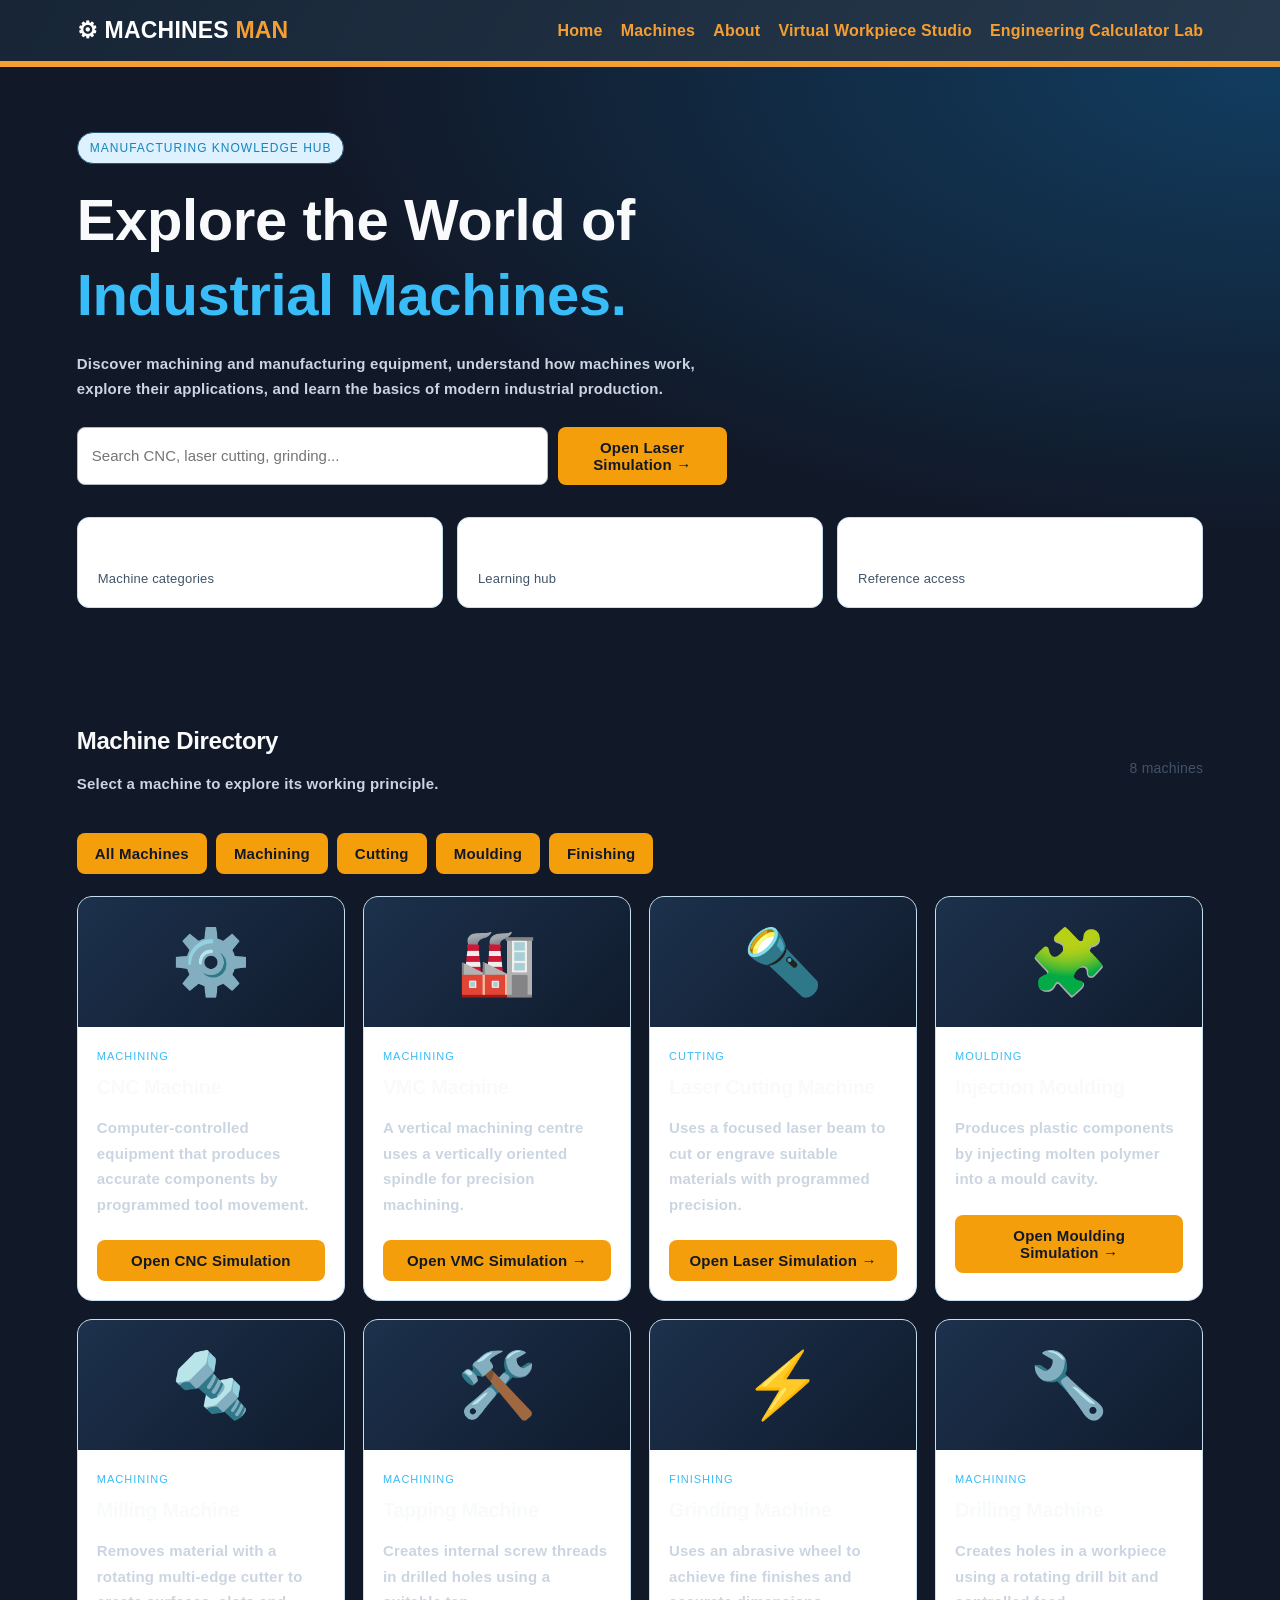
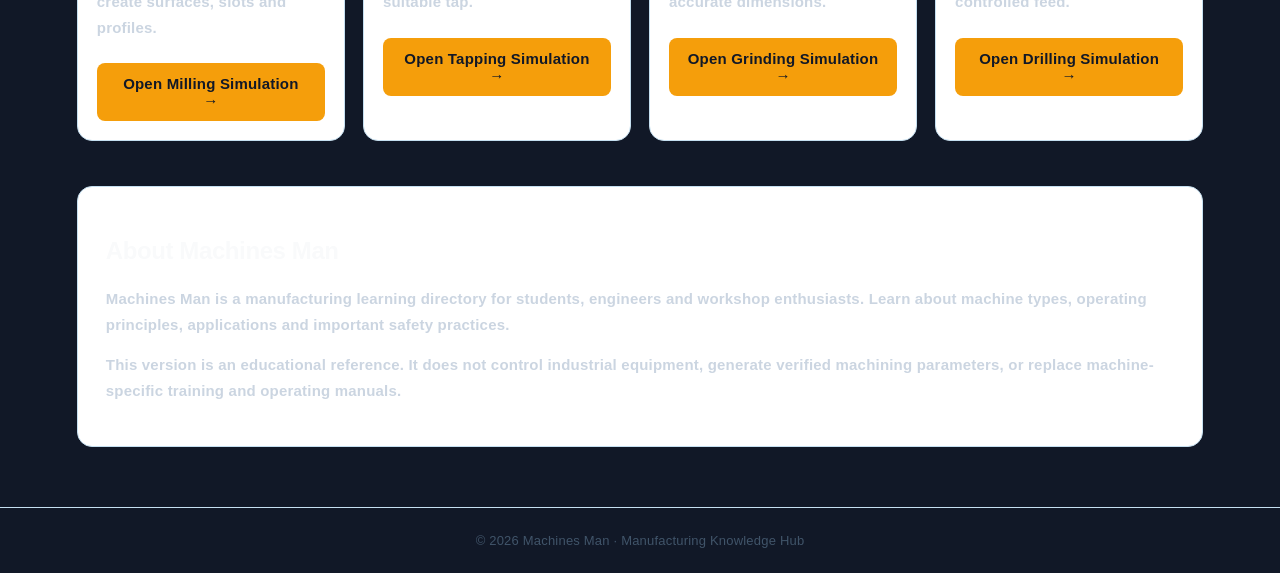
<file: index.html>
<!DOCTYPE html>
<html lang="en">
<head>
<meta charset="UTF-8">
<meta name="viewport" content="width=device-width, initial-scale=1.0">
<title>Machines Man | Manufacturing Hub</title>
<link rel="icon" type="image/png" href="machines-man-logo.png">
<style>
:root {
    --bg: #0b1120;
    --panel: #131e31;
    --panel2: #1c2a40;
    --text: #edf4ff;
    --muted: #a6b5cb;
    --accent: #38bdf8;
    --border: #2a3a52;
}
* { box-sizing: border-box; }
body {
  margin: 0;
  font-family: Arial, sans-serif;
  background: var(--bg);
  color: var(--text);
}
header {
  position: sticky;
  top: 0;
  z-index: 5;
  background: #0b1120ee;
  backdrop-filter: blur(12px);
  border-bottom: 1px solid var(--border);
  padding: 17px 6%;
  display: flex;
  align-items: center;
  justify-content: space-between;
  gap: 16px;
}
.logo { font-size: 23px; font-weight: 800; }
.logo span { color: var(--accent); }
nav { display: flex; gap: 18px; flex-wrap: wrap; }
nav a { color: var(--muted); text-decoration: none; font-size: 14px; }
nav a:hover { color: var(--accent); }
.hero {
  padding: 65px 6% 45px;
  background: radial-gradient(ellipse at top right, #123d60, transparent 55%);
}
.tag {
  display: inline-block;
  padding: 8px 12px;
  border: 1px solid #245778;
  border-radius: 20px;
  color: var(--accent);
  font-size: 12px;
  letter-spacing: 1px;
}
h1 { font-size: clamp(34px, 6vw, 58px); margin: 18px 0; }
.hero p { color: var(--muted); max-width: 650px; line-height: 1.8; }
.searchbar {
  margin-top: 25px;
  display: flex;
  gap: 10px;
  max-width: 650px;
}
input, select {
  width: 100%;
  min-width: 0;
  padding: 14px;
  border-radius: 9px;
  border: 1px solid var(--border);
  background: var(--panel);
  color: var(--text);
  font-size: 15px;
}
button {
  cursor: pointer;
  border: 0;
  border-radius: 9px;
  padding: 13px 17px;
  font-weight: 700;
}
.primary { background: var(--accent); color: #061522; }
main { padding: 25px 6% 60px; }
.section-head {
  display: flex;
  justify-content: space-between;
  align-items: center;
  flex-wrap: wrap;
  gap: 12px;
  margin: 15px 0 22px;
}
.section-head h2 { margin: 0; }
.muted { color: var(--muted); font-size: 14px; }
.filters { display: flex; gap: 9px; flex-wrap: wrap; margin-bottom: 22px; }
.filter {
  background: var(--panel);
  color: var(--muted);
  border: 1px solid var(--border);
}
.filter.active, .filter:hover {
  background: #123d57;
  color: var(--accent);
  border-color: var(--accent);
}
.grid {
  display: grid;
  grid-template-columns: repeat(auto-fit, minmax(245px, 1fr));
  gap: 18px;
}
.machine {
  background: var(--panel);
  border: 1px solid var(--border);
  border-radius: 15px;
  overflow: hidden;
  transition: transform .2s, border-color .2s;
}
.machine:hover { transform: translateY(-4px); border-color: var(--accent); }
.machine-top {
  min-height: 130px;
  display: grid;
  place-items: center;
  background: linear-gradient(135deg, #1c314c, #101b2d);
  font-size: 64px;
}
.machine-body { padding: 19px; }
.category {
  color: var(--accent);
  font-size: 11px;
  text-transform: uppercase;
  letter-spacing: 1px;
}
.machine h3 { margin: 10px 0; font-size: 20px; }
.machine p { color: var(--muted); font-size: 14px; line-height: 1.65; }
.machine button { width: 100%; margin-top: 8px; }
.details {
  display: none;
  margin-top: 15px;
  padding-top: 12px;
  border-top: 1px solid var(--border);
  color: var(--muted);
  font-size: 13px;
  line-height: 1.8;
}
.details.open { display: block; }
.empty {
  display: none;
  text-align: center;
  padding: 40px 10px;
  color: var(--muted);
}
.stats {
  display: grid;
  grid-template-columns: repeat(auto-fit, minmax(150px, 1fr));
  gap: 14px;
  margin: 32px 0;
}
.stat {
  padding: 20px;
  background: var(--panel);
  border: 1px solid var(--border);
  border-radius: 12px;
}
.stat strong { display: block; font-size: 26px; color: var(--accent); }
.stat span { color: var(--muted); font-size: 13px; }
.info {
  margin-top: 45px;
  padding: 28px;
  border-radius: 15px;
  background: var(--panel);
  border: 1px solid var(--border);
}
.info p { color: var(--muted); line-height: 1.8; }
footer {
  padding: 25px 6%;
  border-top: 1px solid var(--border);
  color: var(--muted);
  font-size: 13px;
  text-align: center;
}
@media(max-width:600px) {
  header { align-items: flex-start; flex-direction: column; }
  nav { gap: 13px; }
  .hero { padding-top: 42px; }
  .searchbar { flex-direction: column; }
}
</style>
<link rel="stylesheet" href="industrial-theme.css">  
</head>
<style>
/* MACHINES MAN - PROFESSIONAL INDUSTRIAL THEME */

body {
    background: #111827 !important;
    color: #F9FAFB !important;
    font-family: Arial, sans-serif;
}

h1, h2, h3, h4 {
    color: #F9FAFB !important;
}

p, label, li, small {
    color: #CBD5E1 !important;
}

/* Control panels and information cards */
.panel,
.card,
.control-panel,
.controls,
.info-panel,
.stats-card,
.stat-card,
.instructions {
    background: #1F2937 !important;
    color: #F9FAFB !important;
    border: 1px solid #475569 !important;
    border-radius: 12px;
}

/* Values and status */
strong, b {
    color: #FFFFFF !important;
}

.status {
    color: #22C55E !important;
}

/* Buttons */
button {
    background: #F59E0B !important;
    color: #111827 !important;
    border: none !important;
    border-radius: 8px;
    font-weight: bold;
    padding: 12px 18px;
    cursor: pointer;
}

button:hover {
    background: #FBBF24 !important;
}

/* Input controls */
input, select {
    accent-color: #F59E0B;
}

input[type="range"] {
    accent-color: #F59E0B;
}

/* Explanatory text */
.description,
.help-text {
    color: #CBD5E1 !important;
}
</style>
<body>

<header>
  <div class="logo">⚙ MACHINES <span>MAN</span></div>
  
<nav>
    <a href="#home">Home</a>
    <a href="#machines">Machines</a>
    <a href="#about">About</a>
    <a href="./studio.html">Virtual Workpiece Studio</a>
    <a href="engineering-calculator.html">Engineering Calculator Lab</a>
</nav>

</header>

<section class="hero" id="home">
  <span class="tag">MANUFACTURING KNOWLEDGE HUB</span>
  <h1>Explore the World of<br><span style="color:#38bdf8">Industrial Machines.</span></h1>
  <p>
    Discover machining and manufacturing equipment, understand how
    machines work, explore their applications, and learn the basics
    of modern industrial production.
  </p>
  <div class="searchbar">
    <input id="search" type="search"
      placeholder="Search CNC, laser cutting, grinding..."
      aria-label="Search machines">
    <button class="primary"
  onclick="window.location.href='laser-simulation.html'">
  Open Laser Simulation →
</button>
  </div>
  <div class="stats">
    <div class="stat"><strong id="total">8</strong><span>Machine categories</span></div>
    <div class="stat"><strong>01</strong><span>Learning hub</span></div>
    <div class="stat"><strong>24/7</strong><span>Reference access</span></div>
  </div>
</section>

<main id="machines">
  <div class="section-head">
    <div>
      <h2>Machine Directory</h2>
      <p class="muted">Select a machine to explore its working principle.</p>
    </div>
    <span class="muted" id="count">8 machines</span>
  </div>

  <div class="filters" id="filters">
    <button class="filter active" data-filter="All">All Machines</button>
    <button class="filter" data-filter="Machining">Machining</button>
    <button class="filter" data-filter="Cutting">Cutting</button>
    <button class="filter" data-filter="Moulding">Moulding</button>
    <button class="filter" data-filter="Finishing">Finishing</button>
  </div>

  <div class="grid" id="grid">

    <article class="machine" data-category="Machining"
      data-search="cnc computer numerical control lathe turning automated">
      <div class="machine-top">⚙️</div>
      <div class="machine-body">
        <span class="category">Machining</span>
        <h3>CNC Machine</h3>
        <p>Computer-controlled equipment that produces accurate components by programmed tool movement.</p>
        <button class="primary" onclick="window.location.href='cnc-simulation.html'">Open CNC Simulation</button>
        <div class="details">
          <b>Working:</b> A CNC controller executes programmed tool paths.<br>
          <b>Operations:</b> Turning, drilling, boring and contouring, depending on the machine.<br>
          <b>Applications:</b> Automotive parts, shafts and precision components.<br>
          <b>Key feature:</b> Repeatable, programmable machining.
        </div>
      </div>
    </article>

    <article class="machine" data-category="Machining"
      data-search="vmc vertical machining center milling drilling tapping">
      <div class="machine-top">🏭</div>
      <div class="machine-body">
        <span class="category">Machining</span>
        <h3>VMC Machine</h3>
        <p>A vertical machining centre uses a vertically oriented spindle for precision machining.</p>
        <button class="primary"
  onclick="window.location.href='vmc-simulation.html'">
  Open VMC Simulation →
</button>
        <div class="details">
          <b>Working:</b> A rotating cutting tool removes material as programmed axes move the tool or workpiece.<br>
          <b>Operations:</b> Milling, drilling, boring and tapping when suitably equipped.<br>
          <b>Applications:</b> Dies, moulds, fixtures and machine components.<br>
          <b>Key feature:</b> Multiple operations in one setup.
        </div>
      </div>
    </article>

    <article class="machine" data-category="Cutting"
      data-search="laser cutting fibre laser sheet metal engraving">
      <div class="machine-top">🔦</div>
      <div class="machine-body">
        <span class="category">Cutting</span>
        <h3>Laser Cutting Machine</h3>
        <p>Uses a focused laser beam to cut or engrave suitable materials with programmed precision.</p>
        <button class="primary"
  onclick="window.location.href='laser-simulation.html'">
  Open Laser Simulation →
</button>
        <div class="details">
          <b>Working:</b> A focused beam heats material; assist gas may remove molten or vaporised material.<br>
          <b>Types:</b> Fibre and CO₂ laser systems, selected according to material and application.<br>
          <b>Applications:</b> Sheet-metal profiles, panels and signage.<br>
          <b>Safety:</b> Enclosure, interlocks and wavelength-appropriate protection are essential.
        </div>
      </div>
    </article>

    <article class="machine" data-category="Moulding"
      data-search="injection moulding plastic polymer mould">
      <div class="machine-top">🧩</div>
      <div class="machine-body">
        <span class="category">Moulding</span>
        <h3>Injection Moulding</h3>
        <p>Produces plastic components by injecting molten polymer into a mould cavity.</p>
        <button class="primary"
  onclick="window.location.href='moulding-simulation.html'">
  Open Moulding Simulation →
</button>
        <div class="details">
          <b>Working:</b> Plastic pellets are melted, injected, cooled and ejected.<br>
          <b>Main parts:</b> Injection unit, clamping unit and mould.<br>
          <b>Applications:</b> Housings, containers, automotive trim and consumer products.<br>
          <b>Key feature:</b> Efficient high-volume production.
        </div>
      </div>
    </article>

    <article class="machine" data-category="Machining"
      data-search="milling machine cutter workpiece conventional milling">
      <div class="machine-top">🔩</div>
      <div class="machine-body">
        <span class="category">Machining</span>
        <h3>Milling Machine</h3>
        <p>Removes material with a rotating multi-edge cutter to create surfaces, slots and profiles.</p>
        <button class="primary"
  onclick="window.location.href='milling-simulation.html'">
  Open Milling Simulation →
</button>
        <div class="details">
          <b>Working:</b> A rotating cutter removes material from a secured workpiece.<br>
          <b>Types:</b> Vertical, horizontal and universal milling machines.<br>
          <b>Applications:</b> Slots, keyways, flat surfaces and complex profiles.<br>
          <b>Key feature:</b> Versatile material removal.
        </div>
      </div>
    </article>

    <article class="machine" data-category="Machining"
      data-search="tapping machine thread tap internal threading">
      <div class="machine-top">🛠️</div>
      <div class="machine-body">
        <span class="category">Machining</span>
        <h3>Tapping Machine</h3>
        <p>Creates internal screw threads in drilled holes using a suitable tap.</p>
       <button class="primary" onclick="window.location.href='tapping-simulation.html'">Open Tapping Simulation →</button>
        <div class="details">
          <b>Working:</b> A tap rotates into a correctly sized prepared hole.<br>
          <b>Types:</b> Hand, power and rigid CNC tapping systems.<br>
          <b>Applications:</b> Threaded holes in metal and suitable plastics.<br>
          <b>Key feature:</b> Repeatable internal threading.
        </div>
      </div>
    </article>

    <article class="machine" data-category="Finishing"
      data-search="grinding machine abrasive wheel surface cylindrical">
      <div class="machine-top">⚡</div>
      <div class="machine-body">
        <span class="category">Finishing</span>
        <h3>Grinding Machine</h3>
        <p>Uses an abrasive wheel to achieve fine finishes and accurate dimensions.</p>
        <button class="primary" onclick="window.location.href='grinding-simulation.html'">Open Grinding Simulation →</button>
        <div class="details">
          <b>Working:</b> Abrasive grains remove small amounts of material.<br>
          <b>Types:</b> Surface, cylindrical and centreless grinding.<br>
          <b>Applications:</b> Precision shafts, tools and finished surfaces.<br>
          <b>Safety:</b> Use guards and the correct wheel speed; inspect wheels before use.
        </div>
      </div>
    </article>

    <article class="machine" data-category="Machining"
      data-search="drilling machine drill holes radial pillar">
      <div class="machine-top">🔧</div>
      <div class="machine-body">
        <span class="category">Machining</span>
        <h3>Drilling Machine</h3>
        <p>Creates holes in a workpiece using a rotating drill bit and controlled feed.</p>
       <button class="primary" onclick="window.location.href='drilling-simulation.html'">Open Drilling Simulation →</button>
        <div class="details">
          <b>Working:</b> A rotating drill advances into the securely clamped material.<br>
          <b>Types:</b> Bench, pillar, radial and CNC drilling systems.<br>
          <b>Applications:</b> Fastener holes, fixtures and component fabrication.<br>
          <b>Key feature:</b> Simple and versatile hole production.
        </div>
      </div>
    </article>

  </div>
  <div class="empty" id="empty">No matching machines found. Try another search.</div>

  <section class="info" id="about">
    <h2>About Machines Man</h2>
    <p>
      Machines Man is a manufacturing learning directory for students,
      engineers and workshop enthusiasts. Learn about machine types,
      operating principles, applications and important safety practices.
    </p>
    <p>
      This version is an educational reference. It does not control
      industrial equipment, generate verified machining parameters,
      or replace machine-specific training and operating manuals.
    </p>
  </section>
</main>

<footer>
  © 2026 Machines Man · Manufacturing Knowledge Hub
</footer>

<script>
const cards = [...document.querySelectorAll(".machine")];
let activeCategory = "All";

function updateMachines() {
  const query = document.getElementById("search").value
    .trim().toLowerCase();
  let visible = 0;

  cards.forEach(card => {
    const matchesCategory =
      activeCategory === "All" ||
      card.dataset.category === activeCategory;
    const matchesSearch =
      (card.innerText + " " + card.dataset.search)
        .toLowerCase().includes(query);

    const show = matchesCategory && matchesSearch;
    card.style.display = show ? "" : "none";
    if (show) visible++;
  });

  document.getElementById("count").textContent =
    visible + (visible === 1 ? " machine" : " machines");
  document.getElementById("empty").style.display =
    visible ? "none" : "block";
}

function searchMachines() {
  updateMachines();
  document.getElementById("machines").scrollIntoView({
    behavior: "smooth"
  });
}

function toggleDetails(button) {
  const details = button.nextElementSibling;
  const opening = !details.classList.contains("open");
  details.classList.toggle("open", opening);
  button.textContent = opening ? "Close details −" : "Explore machine +";
}

document.getElementById("search").addEventListener("input", updateMachines);

document.querySelectorAll(".filter").forEach(button => {
  button.addEventListener("click", () => {
    activeCategory = button.dataset.filter;
    document.querySelectorAll(".filter").forEach(item =>
      item.classList.toggle("active", item === button)
    );
    updateMachines();
  });
});
</script>
</body>
</html>
</file>
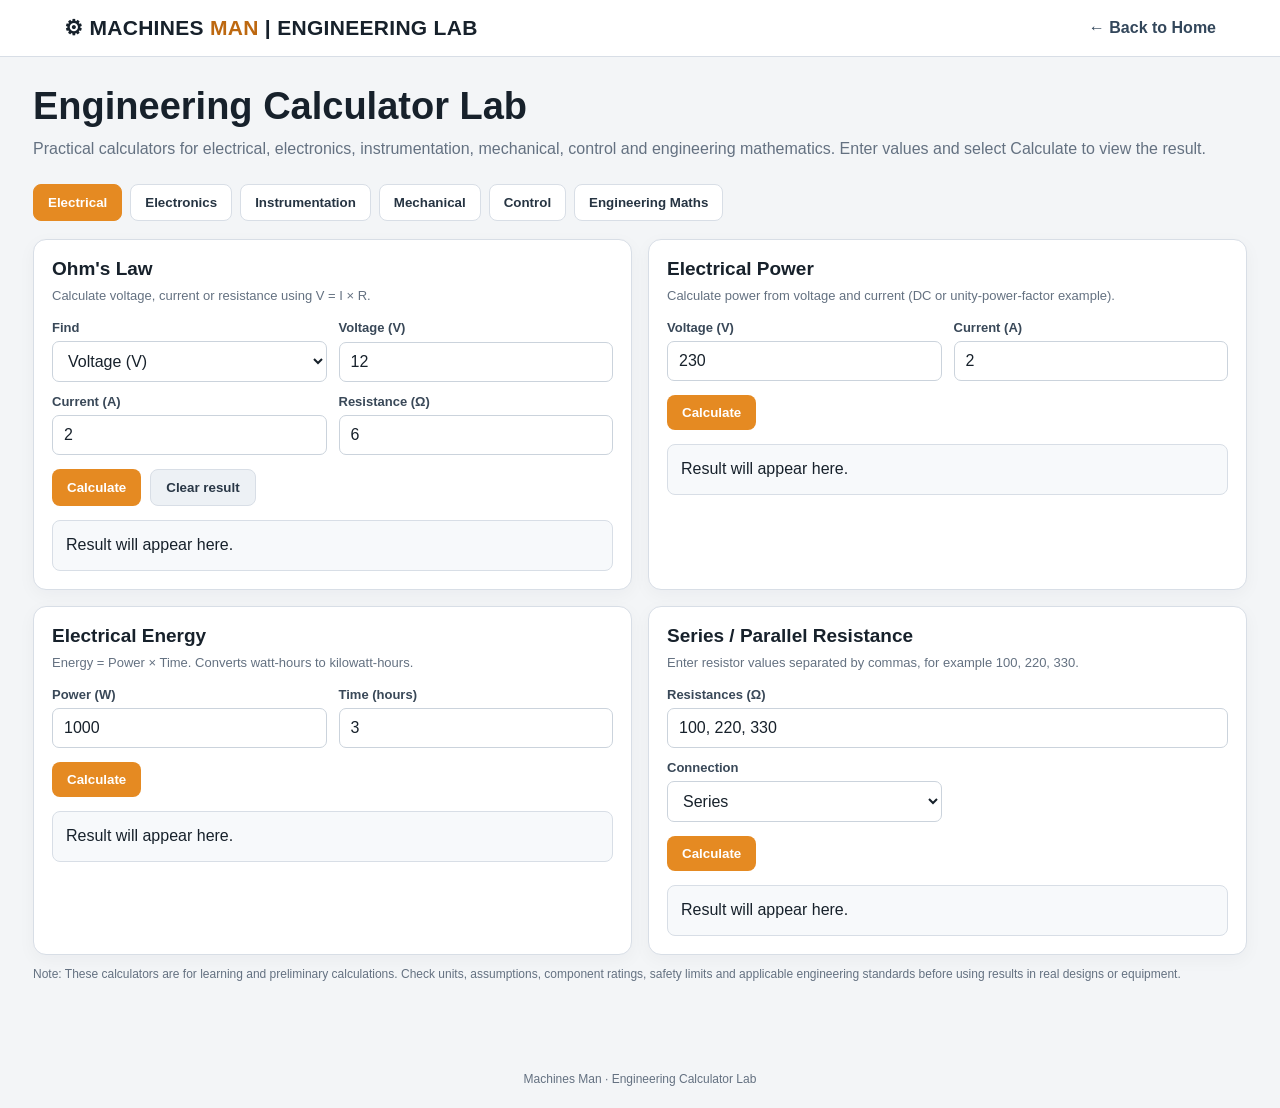
<file: engineering-calculator.html>
<!DOCTYPE html>
<html lang="en">
<head>
<meta charset="UTF-8">
<meta name="viewport" content="width=device-width, initial-scale=1.0">
<title>Machines Man | Engineering Calculator Lab</title>
<style>
:root{--bg:#f3f5f7;--panel:#fff;--line:#d8dee6;--ink:#17212b;--muted:#647181;--accent:#e58a22;--accent-dark:#bd6810;--soft:#fff4e6;--good:#16834a;--bad:#c43d3d}
*{box-sizing:border-box}body{margin:0;background:var(--bg);color:var(--ink);font-family:Arial,Helvetica,sans-serif}
header{background:#fff;border-bottom:1px solid var(--line);padding:16px 5%;display:flex;justify-content:space-between;align-items:center;gap:15px;flex-wrap:wrap}
.brand{font-size:21px;font-weight:800;letter-spacing:.3px}.brand span{color:var(--accent-dark)}header a{color:#33475b;text-decoration:none;font-weight:700}
.wrap{max-width:1250px;margin:auto;padding:28px 18px 55px}h1{font-size:clamp(27px,4vw,38px);margin:0 0 8px}.intro{color:var(--muted);line-height:1.6;margin:0 0 22px}
.tabs{display:flex;gap:8px;flex-wrap:wrap;margin-bottom:18px}.tab{border:1px solid var(--line);background:#fff;color:#263442;padding:10px 14px;border-radius:8px;font-weight:700;cursor:pointer}.tab.active,.tab:hover{background:var(--accent);border-color:var(--accent);color:#fff}
.grid{display:grid;grid-template-columns:repeat(2,minmax(0,1fr));gap:16px}.card{background:var(--panel);border:1px solid var(--line);border-radius:13px;padding:18px;box-shadow:0 5px 18px #17212b0a}.card h2{font-size:19px;margin:0 0 6px}.desc{color:var(--muted);font-size:13px;line-height:1.5;margin:0 0 15px}
.fields{display:grid;grid-template-columns:repeat(2,minmax(0,1fr));gap:12px}.field{display:grid;gap:6px}.field.full{grid-column:1/-1}label{font-size:13px;font-weight:700;color:#394858}
input,select{width:100%;padding:10px 11px;border:1px solid #cbd3dc;border-radius:7px;background:#fff;color:var(--ink);font:inherit;min-width:0}input:focus,select:focus{outline:2px solid #f4c58e;border-color:var(--accent)}
.actions{display:flex;gap:9px;flex-wrap:wrap;margin-top:14px}.btn{border:0;border-radius:8px;padding:10px 15px;background:var(--accent);color:#fff;font-weight:700;cursor:pointer}.btn:hover{background:var(--accent-dark)}.btn.light{background:#edf1f5;color:#293746;border:1px solid var(--line)}
.result{margin-top:14px;padding:12px 13px;background:#f7f9fb;border:1px solid var(--line);border-radius:8px;min-height:46px;line-height:1.55;overflow-wrap:anywhere}.result strong{color:#152331}.result .value{font-size:20px;font-weight:800;color:var(--good)}.hint{font-size:12px;color:var(--muted);line-height:1.5;margin-top:10px}
.panel{display:none}.panel.active{display:block}.wide{grid-column:1/-1}.swatches{display:flex;gap:5px;flex-wrap:wrap;margin-top:8px}.swatch{width:25px;height:34px;border:1px solid #777;border-radius:4px}
footer{text-align:center;color:var(--muted);font-size:12px;padding:22px}
@media(max-width:760px){.grid{grid-template-columns:1fr}.fields{grid-template-columns:1fr}.field.full{grid-column:auto}.wrap{padding-top:22px}}
</style>
</head>
<body>
<header><div class="brand">⚙ MACHINES <span>MAN</span> | ENGINEERING LAB</div><a href="index.html">← Back to Home</a></header>
<main class="wrap">
<h1>Engineering Calculator Lab</h1>
<p class="intro">Practical calculators for electrical, electronics, instrumentation, mechanical, control and engineering mathematics. Enter values and select Calculate to view the result.</p>
<nav class="tabs" aria-label="Calculator categories">
<button class="tab active" data-tab="electrical">Electrical</button><button class="tab" data-tab="electronics">Electronics</button><button class="tab" data-tab="instrumentation">Instrumentation</button><button class="tab" data-tab="mechanical">Mechanical</button><button class="tab" data-tab="control">Control</button><button class="tab" data-tab="maths">Engineering Maths</button>
</nav>
<section class="panel active" id="electrical">
<div class="grid">
<article class="card"><h2>Ohm's Law</h2><p class="desc">Calculate voltage, current or resistance using V = I × R.</p>
<div class="fields"><div class="field"><label for="ohmMode">Find</label><select id="ohmMode"><option value="v">Voltage (V)</option><option value="i">Current (A)</option><option value="r">Resistance (Ω)</option></select></div><div class="field"><label for="ohmA">Voltage (V)</label><input id="ohmA" type="number" step="any" value="12"></div><div class="field"><label for="ohmB">Current (A)</label><input id="ohmB" type="number" step="any" value="2"></div><div class="field"><label for="ohmC">Resistance (Ω)</label><input id="ohmC" type="number" step="any" value="6"></div></div>
<div class="actions"><button class="btn" onclick="ohms()">Calculate</button><button class="btn light" onclick="clearResult('ohmResult')">Clear result</button></div><div class="result" id="ohmResult" aria-live="polite">Result will appear here.</div></article>

<article class="card"><h2>Electrical Power</h2><p class="desc">Calculate power from voltage and current (DC or unity-power-factor example).</p>
<div class="fields"><div class="field"><label for="powerV">Voltage (V)</label><input id="powerV" type="number" step="any" value="230"></div><div class="field"><label for="powerI">Current (A)</label><input id="powerI" type="number" step="any" value="2"></div></div>
<div class="actions"><button class="btn" onclick="powerCalc()">Calculate</button></div><div class="result" id="powerResult">Result will appear here.</div></article>

<article class="card"><h2>Electrical Energy</h2><p class="desc">Energy = Power × Time. Converts watt-hours to kilowatt-hours.</p>
<div class="fields"><div class="field"><label for="energyP">Power (W)</label><input id="energyP" type="number" step="any" value="1000"></div><div class="field"><label for="energyT">Time (hours)</label><input id="energyT" type="number" step="any" value="3"></div></div>
<div class="actions"><button class="btn" onclick="energyCalc()">Calculate</button></div><div class="result" id="energyResult">Result will appear here.</div></article>

<article class="card"><h2>Series / Parallel Resistance</h2><p class="desc">Enter resistor values separated by commas, for example 100, 220, 330.</p>
<div class="fields"><div class="field full"><label for="resValues">Resistances (Ω)</label><input id="resValues" value="100, 220, 330"></div><div class="field"><label for="resMode">Connection</label><select id="resMode"><option value="series">Series</option><option value="parallel">Parallel</option></select></div></div>
<div class="actions"><button class="btn" onclick="resistanceCalc()">Calculate</button></div><div class="result" id="resResult">Result will appear here.</div></article>
</div></section>

<section class="panel" id="electronics"><div class="grid">
<article class="card"><h2>Resistor Colour Code (4-band)</h2><p class="desc">Select the first two digits, multiplier and tolerance bands.</p>
<div class="fields"><div class="field"><label for="band1">Band 1</label><select id="band1"></select></div><div class="field"><label for="band2">Band 2</label><select id="band2"></select></div><div class="field"><label for="band3">Multiplier</label><select id="band3"></select></div><div class="field"><label for="band4">Tolerance</label><select id="band4"></select></div></div>
<div class="actions"><button class="btn" onclick="decodeResistor()">Decode resistor</button></div><div class="result" id="colorResult">Choose the bands and calculate.</div></article>

<article class="card"><h2>LED Series Resistor</h2><p class="desc">R = (Supply voltage − LED forward voltage) / LED current.</p>
<div class="fields"><div class="field"><label for="ledVs">Supply voltage (V)</label><input id="ledVs" type="number" step="any" value="5"></div><div class="field"><label for="ledVf">LED forward voltage (V)</label><input id="ledVf" type="number" step="any" value="2"></div><div class="field"><label for="ledMa">LED current (mA)</label><input id="ledMa" type="number" step="any" value="20"></div></div>
<div class="actions"><button class="btn" onclick="ledCalc()">Calculate</button></div><div class="result" id="ledResult">Result will appear here.</div></article>

<article class="card"><h2>Capacitive Reactance</h2><p class="desc">Xc = 1 / (2πfC).</p>
<div class="fields"><div class="field"><label for="capF">Frequency (Hz)</label><input id="capF" type="number" step="any" value="50"></div><div class="field"><label for="capC">Capacitance (µF)</label><input id="capC" type="number" step="any" value="10"></div></div>
<div class="actions"><button class="btn" onclick="reactanceCalc()">Calculate</button></div><div class="result" id="reactanceResult">Result will appear here.</div></article>

<article class="card"><h2>RC Time Constant</h2><p class="desc">τ = R × C. Enter resistance in kΩ and capacitance in µF.</p>
<div class="fields"><div class="field"><label for="rcR">Resistance (kΩ)</label><input id="rcR" type="number" step="any" value="10"></div><div class="field"><label for="rcC">Capacitance (µF)</label><input id="rcC" type="number" step="any" value="100"></div></div>
<div class="actions"><button class="btn" onclick="rcCalc()">Calculate</button></div><div class="result" id="rcResult">Result will appear here.</div></article>
</div></section>

<section class="panel" id="instrumentation"><div class="grid">
<article class="card"><h2>Linear Sensor Scaling</h2><p class="desc">Maps a sensor input range to an engineering output range.</p>
<div class="fields"><div class="field"><label for="scaleIn">Measured input</label><input id="scaleIn" type="number" step="any" value="12"></div><div class="field"><label for="scaleMin">Input minimum</label><input id="scaleMin" type="number" step="any" value="4"></div><div class="field"><label for="scaleMax">Input maximum</label><input id="scaleMax" type="number" step="any" value="20"></div><div class="field"><label for="engMin">Engineering minimum</label><input id="engMin" type="number" step="any" value="0"></div><div class="field"><label for="engMax">Engineering maximum</label><input id="engMax" type="number" step="any" value="100"></div></div>
<div class="actions"><button class="btn" onclick="scaleCalc()">Calculate</button></div><div class="result" id="scaleResult">Result will appear here.</div></article>

<article class="card"><h2>Calibration Error</h2><p class="desc">Error = measured value − reference value.</p>
<div class="fields"><div class="field"><label for="measured">Measured value</label><input id="measured" type="number" step="any" value="49.5"></div><div class="field"><label for="reference">Reference value</label><input id="reference" type="number" step="any" value="50"></div></div>
<div class="actions"><button class="btn" onclick="calError()">Calculate</button></div><div class="result" id="calResult">Result will appear here.</div></article>

<article class="card"><h2>Percentage Error</h2><p class="desc">Percentage error = |measured − reference| / |reference| × 100.</p>
<div class="fields"><div class="field"><label for="pctMeasured">Measured value</label><input id="pctMeasured" type="number" step="any" value="9.8"></div><div class="field"><label for="pctReference">Reference value</label><input id="pctReference" type="number" step="any" value="10"></div></div>
<div class="actions"><button class="btn" onclick="pctError()">Calculate</button></div><div class="result" id="pctResult">Result will appear here.</div></article>
</div></section>

<section class="panel" id="mechanical"><div class="grid">
<article class="card"><h2>Force</h2><p class="desc">Newton's second law: F = m × a.</p>
<div class="fields"><div class="field"><label for="mass">Mass (kg)</label><input id="mass" type="number" step="any" value="10"></div><div class="field"><label for="accel">Acceleration (m/s²)</label><input id="accel" type="number" step="any" value="2"></div></div><div class="actions"><button class="btn" onclick="forceCalc()">Calculate</button></div><div class="result" id="forceResult">Result will appear here.</div></article>

<article class="card"><h2>Pressure</h2><p class="desc">P = F / A.</p>
<div class="fields"><div class="field"><label for="pressForce">Force (N)</label><input id="pressForce" type="number" step="any" value="500"></div><div class="field"><label for="area">Area (m²)</label><input id="area" type="number" step="any" value="0.05"></div></div><div class="actions"><button class="btn" onclick="pressureCalc()">Calculate</button></div><div class="result" id="pressureResult">Result will appear here.</div></article>

<article class="card"><h2>Torque</h2><p class="desc">T = F × perpendicular distance.</p>
<div class="fields"><div class="field"><label for="torqueF">Force (N)</label><input id="torqueF" type="number" step="any" value="100"></div><div class="field"><label for="arm">Distance (m)</label><input id="arm" type="number" step="any" value="0.25"></div></div><div class="actions"><button class="btn" onclick="torqueCalc()">Calculate</button></div><div class="result" id="torqueResult">Result will appear here.</div></article>

<article class="card"><h2>Rotational Speed Converter</h2><p class="desc">Convert revolutions per minute (RPM) to angular velocity (rad/s).</p>
<div class="fields"><div class="field"><label for="rpm">Speed (RPM)</label><input id="rpm" type="number" step="any" value="1500"></div></div><div class="actions"><button class="btn" onclick="rpmCalc()">Calculate</button></div><div class="result" id="rpmResult">Result will appear here.</div></article>

<article class="card"><h2>Mechanical Power</h2><p class="desc">Rotational power: P = 2πNT / 60.</p>
<div class="fields"><div class="field"><label for="powerRpm">Speed (RPM)</label><input id="powerRpm" type="number" step="any" value="1440"></div><div class="field"><label for="powerTorque">Torque (N·m)</label><input id="powerTorque" type="number" step="any" value="10"></div></div><div class="actions"><button class="btn" onclick="mechPower()">Calculate</button></div><div class="result" id="mechPowerResult">Result will appear here.</div></article>
</div></section>

<section class="panel" id="control"><div class="grid">
<article class="card"><h2>First-Order Time Constant</h2><p class="desc">For a first-order system, τ = 1 / a for denominator (τs + 1), or τ = 1 / pole magnitude for a real stable pole.</p>
<div class="fields"><div class="field"><label for="tau">Time constant (s)</label><input id="tau" type="number" step="any" value="2"></div></div><div class="actions"><button class="btn" onclick="controlCalc()">Calculate</button></div><div class="result" id="controlResult">Result will appear here.</div></article>

<article class="card"><h2>Second-Order System Parameters</h2><p class="desc">For s² + 2ζωₙs + ωₙ²: calculate damped natural frequency and damping type.</p>
<div class="fields"><div class="field"><label for="zeta">Damping ratio (ζ)</label><input id="zeta" type="number" step="any" value="0.5"></div><div class="field"><label for="wn">Natural frequency (rad/s)</label><input id="wn" type="number" step="any" value="10"></div></div><div class="actions"><button class="btn" onclick="secondOrder()">Calculate</button></div><div class="result" id="secondResult">Result will appear here.</div></article>

<article class="card"><h2>Transfer Function DC Gain</h2><p class="desc">For G(s) = (b₀) / (a₁s + a₀), DC gain = b₀ / a₀ (when a₀ is non-zero).</p>
<div class="fields"><div class="field"><label for="tfNum">Numerator constant (b₀)</label><input id="tfNum" type="number" step="any" value="5"></div><div class="field"><label for="tfDen">Denominator constant (a₀)</label><input id="tfDen" type="number" step="any" value="2"></div></div><div class="actions"><button class="btn" onclick="gainCalc()">Calculate</button></div><div class="result" id="gainResult">Result will appear here.</div></article>
</div></section>

<section class="panel" id="maths"><div class="grid">
<article class="card"><h2>Scientific Calculator</h2><p class="desc">Use +, −, ×, ÷, brackets, powers (^), sin, cos, tan, sqrt, log (base 10), ln and π. Trigonometric inputs are in degrees.</p>
<div class="fields"><div class="field full"><label for="expression">Expression</label><input id="expression" placeholder="Example: sin(30) + sqrt(25) + 2^3"></div></div><div class="actions"><button class="btn" onclick="scientificCalc()">Calculate</button><button class="btn light" onclick="document.getElementById('expression').value='';clearResult('sciResult')">Clear</button></div><div class="result" id="sciResult">Result will appear here.</div></article>

<article class="card"><h2>Unit Converter</h2><p class="desc">Convert common engineering units.</p>
<div class="fields"><div class="field"><label for="unitValue">Value</label><input id="unitValue" type="number" step="any" value="1"></div><div class="field"><label for="unitType">Conversion</label><select id="unitType"><option value="mm-m">Millimetre → metre</option><option value="m-mm">Metre → millimetre</option><option value="bar-pa">Bar → pascal</option><option value="pa-bar">Pascal → bar</option><option value="kw-w">Kilowatt → watt</option><option value="w-kw">Watt → kilowatt</option><option value="c-k">Celsius → kelvin</option><option value="k-c">Kelvin → Celsius</option><option value="kmh-ms">km/h → m/s</option><option value="ms-kmh">m/s → km/h</option></select></div></div><div class="actions"><button class="btn" onclick="unitCalc()">Convert</button></div><div class="result" id="unitResult">Result will appear here.</div></article>
</div></section>
<p class="hint">Note: These calculators are for learning and preliminary calculations. Check units, assumptions, component ratings, safety limits and applicable engineering standards before using results in real designs or equipment.</p>
</main><footer>Machines Man · Engineering Calculator Lab</footer>
<script>
const $=id=>document.getElementById(id);
const num=id=>{const v=Number($(id).value);if(!Number.isFinite(v))throw Error('Enter valid numeric values.');return v};
const show=(id,html)=>$(id).innerHTML=html;
const fmt=x=>Number(x).toLocaleString(undefined,{maximumFractionDigits:6});
function run(id,fn){try{fn()}catch(e){show(id,'<span style="color:#c43d3d">'+e.message+'</span>')}}
function clearResult(id){show(id,'Result will appear here.')}
document.querySelectorAll('.tab').forEach(b=>b.addEventListener('click',()=>{document.querySelectorAll('.tab').forEach(x=>x.classList.toggle('active',x===b));document.querySelectorAll('.panel').forEach(x=>x.classList.toggle('active',x.id===b.dataset.tab))}));
function ohms(){run('ohmResult',()=>{let m=$('ohmMode').value,a=num('ohmA'),b=num('ohmB'),c=num('ohmC'),r;if(m==='v'){if(!Number.isFinite(b*c))throw Error('Invalid values');r=b*c;show('ohmResult',`Voltage = <span class="value">${fmt(r)} V</span><br>V = I × R`)}else if(m==='i'){if(c===0)throw Error('Resistance cannot be zero.');r=a/c;show('ohmResult',`Current = <span class="value">${fmt(r)} A</span><br>I = V / R`)}else{if(b===0)throw Error('Current cannot be zero.');r=a/b;show('ohmResult',`Resistance = <span class="value">${fmt(r)} Ω</span><br>R = V / I`)}})}
function powerCalc(){run('powerResult',()=>{let p=num('powerV')*num('powerI');show('powerResult',`Power = <span class="value">${fmt(p)} W</span><br>P = V × I`)})}
function energyCalc(){run('energyResult',()=>{let wh=num('energyP')*num('energyT');show('energyResult',`Energy = <span class="value">${fmt(wh/1000)} kWh</span><br>${fmt(wh)} Wh`)})}
function resistanceCalc(){run('resResult',()=>{let a=$('resValues').value.split(',').map(x=>Number(x.trim()));if(!a.length||a.some(x=>!Number.isFinite(x)||x<=0))throw Error('Enter positive resistor values separated by commas.');let r=$('resMode').value==='series'?a.reduce((s,x)=>s+x,0):1/a.reduce((s,x)=>s+1/x,0);show('resResult',`Equivalent resistance = <span class="value">${fmt(r)} Ω</span>`)})}
const colors=[['Black',0,'#000000'],['Brown',1,'#8b4513'],['Red',2,'#e32636'],['Orange',3,'#ff8c00'],['Yellow',4,'#ffd700'],['Green',5,'#228b22'],['Blue',6,'#2468d8'],['Violet',7,'#8a2be2'],['Grey',8,'#808080'],['White',9,'#ffffff']];
function fillColorSelect(id,items){$(id).innerHTML=items.map((x,i)=>`<option value="${x[1]}">${x[0]}</option>`).join('')}
fillColorSelect('band1',colors);fillColorSelect('band2',colors);
$('band3').innerHTML=[...colors.map(x=>`<option value="${x[1]}">${x[0]} (×${Math.pow(10,x[1])})</option>`),'<option value="-1">Gold (×0.1)</option>','<option value="-2">Silver (×0.01)</option>'].join('');
$('band4').innerHTML='<option value="5">Gold (±5%)</option><option value="10">Silver (±10%)</option><option value="1">Brown (±1%)</option><option value="2">Red (±2%)</option><option value="0">No band (±20%)</option>';
function decodeResistor(){run('colorResult',()=>{let v=(Number($('band1').value)*10+Number($('band2').value))*Math.pow(10,Number($('band3').value)),t=Number($('band4').value);show('colorResult',`Resistance = <span class="value">${fmt(v)} Ω</span><br>Tolerance: ±${t}%<br>Range: ${fmt(v*(1-t/100))} Ω to ${fmt(v*(1+t/100))} Ω`)})}
function ledCalc(){run('ledResult',()=>{let v=num('ledVs')-num('ledVf'),i=num('ledMa');if(v<=0||i<=0)throw Error('Supply must exceed LED forward voltage and current must be positive.');let r=v/(i/1000);show('ledResult',`Calculated resistance = <span class="value">${fmt(r)} Ω</span><br>Select a suitable standard resistor at or above this value and verify its power rating.`)})}
function reactanceCalc(){run('reactanceResult',()=>{let f=num('capF'),c=num('capC')*1e-6;if(f<=0||c<=0)throw Error('Frequency and capacitance must be positive.');show('reactanceResult',`Capacitive reactance = <span class="value">${fmt(1/(2*Math.PI*f*c))} Ω</span>`)})}
function rcCalc(){run('rcResult',()=>{let t=num('rcR')*1000*num('rcC')*1e-6;if(t<0)throw Error('Values cannot be negative.');show('rcResult',`Time constant τ = <span class="value">${fmt(t)} s</span>`)})}
function scaleCalc(){run('scaleResult',()=>{let x=num('scaleIn'),a=num('scaleMin'),b=num('scaleMax'),c=num('engMin'),d=num('engMax');if(a===b)throw Error('Input minimum and maximum must differ.');let y=c+(x-a)*(d-c)/(b-a);show('scaleResult',`Scaled output = <span class="value">${fmt(y)}</span><br>Linear scaling formula applied.`)})}
function calError(){run('calResult',()=>{let e=num('measured')-num('reference');show('calResult',`Error = <span class="value">${fmt(e)}</span><br>${e>0?'Positive error':e<0?'Negative error':'No error'}`)})}
function pctError(){run('pctResult',()=>{let r=num('pctReference');if(r===0)throw Error('Reference value cannot be zero.');let p=Math.abs(num('pctMeasured')-r)/Math.abs(r)*100;show('pctResult',`Percentage error = <span class="value">${fmt(p)}%</span>`)})}
function forceCalc(){run('forceResult',()=>show('forceResult',`Force = <span class="value">${fmt(num('mass')*num('accel'))} N</span>`))}
function pressureCalc(){run('pressureResult',()=>{let a=num('area');if(a<=0)throw Error('Area must be greater than zero.');show('pressureResult',`Pressure = <span class="value">${fmt(num('pressForce')/a)} Pa</span>`)})}
function torqueCalc(){run('torqueResult',()=>show('torqueResult',`Torque = <span class="value">${fmt(num('torqueF')*num('arm'))} N·m</span>`))}
function rpmCalc(){run('rpmResult',()=>show('rpmResult',`Angular velocity = <span class="value">${fmt(num('rpm')*2*Math.PI/60)} rad/s</span>`))}
function mechPower(){run('mechPowerResult',()=>show('mechPowerResult',`Mechanical power = <span class="value">${fmt(2*Math.PI*num('powerRpm')*num('powerTorque')/60)} W</span>`))}
function controlCalc(){run('controlResult',()=>{let t=num('tau');if(t<=0)throw Error('Time constant must be positive.');show('controlResult',`Pole = <span class="value">${fmt(-1/t)} rad/s</span><br>Approximate 2% settling time ≈ ${fmt(4*t)} s`)})}
function secondOrder(){run('secondResult',()=>{let z=num('zeta'),w=num('wn');if(w<=0||z<0)throw Error('Natural frequency must be positive and damping ratio cannot be negative.');let wd=w*Math.sqrt(Math.max(0,1-z*z)),type=z===0?'Undamped':z<1?'Underdamped':z===1?'Critically damped':'Overdamped';show('secondResult',`Damping type: <strong>${type}</strong><br>Damped natural frequency = <span class="value">${fmt(wd)} rad/s</span>${z<1?'':'<br>Damped oscillation is absent for ζ ≥ 1.'}`)})}
function gainCalc(){run('gainResult',()=>{let d=num('tfDen');if(d===0)throw Error('Denominator constant cannot be zero.');show('gainResult',`DC gain = <span class="value">${fmt(num('tfNum')/d)}</span>`)})}
function scientificCalc(){run('sciResult',()=>{let s=$('expression').value.trim();if(!s)throw Error('Enter an expression.');if(!/^[0-9+\-*/().,\s%^a-zA-Zπ]+$/.test(s))throw Error('Unsupported character in expression.');s=s.replace(/π/g,'PI').replace(/\^/g,'**').replace(/\bPI\b/g,'Math.PI').replace(/\bsin\s*\(/g,'Math.sin(Math.PI/180*').replace(/\bcos\s*\(/g,'Math.cos(Math.PI/180*').replace(/\btan\s*\(/g,'Math.tan(Math.PI/180*').replace(/\bsqrt\s*\(/g,'Math.sqrt(').replace(/\blog\s*\(/g,'Math.log10(').replace(/\bln\s*\(/g,'Math.log(');if(!/^[0-9+\-*/().,\sA-Za-z_*]+$/.test(s))throw Error('Invalid expression.');let fn=Function('"use strict"; return ('+s+')');let v=fn();if(typeof v!=='number'||!Number.isFinite(v))throw Error('Expression did not produce a finite number.');show('sciResult',`Answer = <span class="value">${fmt(v)}</span>`)})}
function unitCalc(){run('unitResult',()=>{let v=num('unitValue'),t=$('unitType').value,f={ 'mm-m':[.001,'m'],'m-mm':[1000,'mm'],'bar-pa':[100000,'Pa'],'pa-bar':[.00001,'bar'],'kw-w':[1000,'W'],'w-kw':[.001,'kW'],'c-k':[null,'K'],'k-c':[null,'°C'],'kmh-ms':[1/3.6,'m/s'],'ms-kmh':[3.6,'km/h']},r,u;if(t==='c-k'){r=v+273.15;u='K'}else if(t==='k-c'){r=v-273.15;u='°C'}else{r=v*f[t][0];u=f[t][1]}show('unitResult',`Converted value = <span class="value">${fmt(r)} ${u}</span>`)})}
</script>
</body></html>
</file>
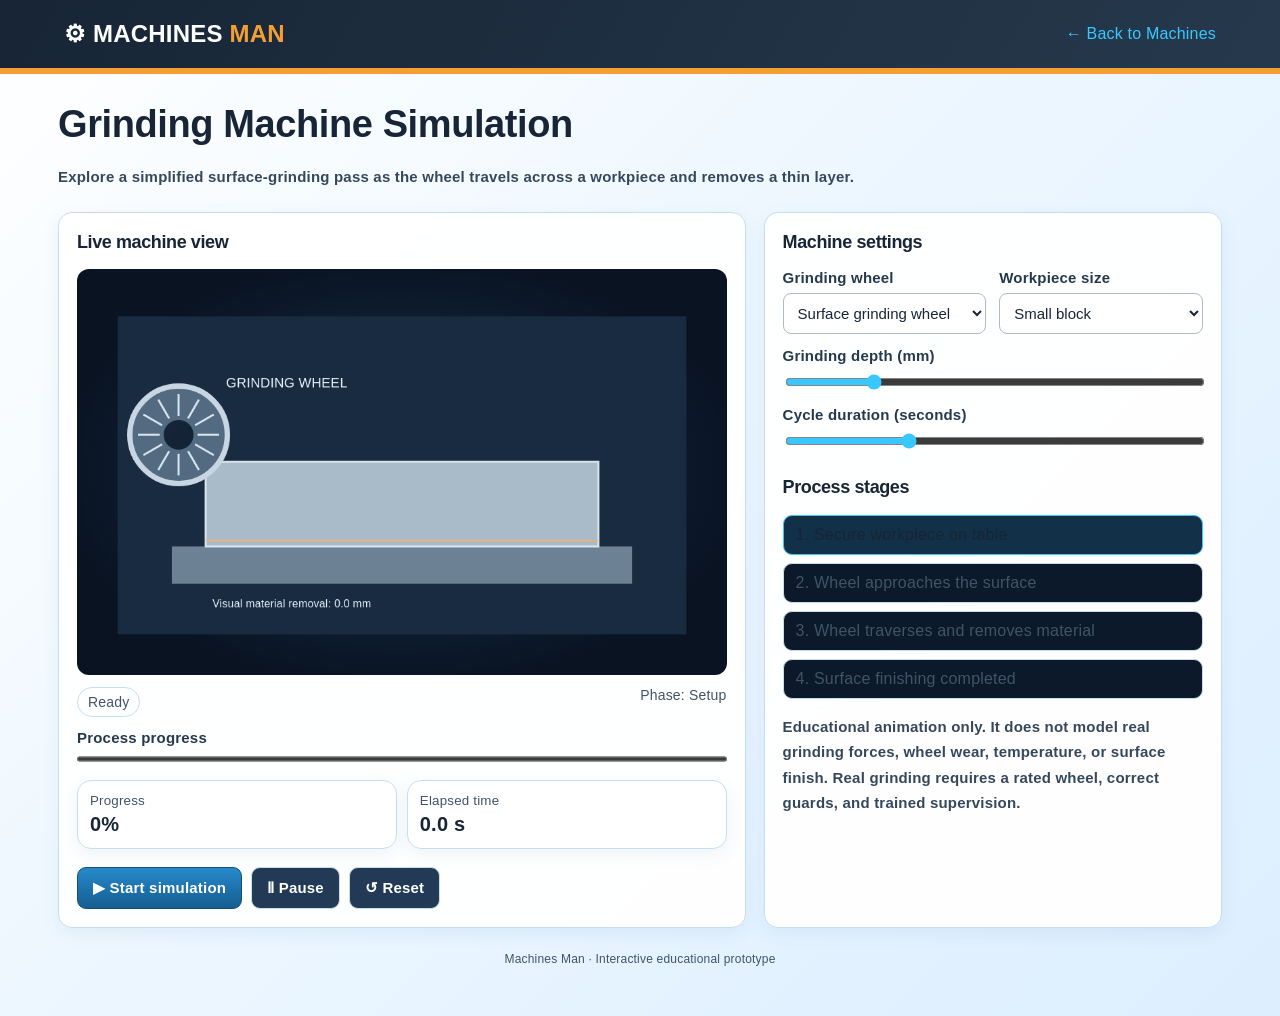
<file: grinding-simulation.html>
<!DOCTYPE html><html lang="en"><head><meta charset="UTF-8"><meta name="viewport" content="width=device-width, initial-scale=1.0"><title>Machines Man | Grinding Simulation</title><style>
:root{--bg:#08111f;--panel:#111f32;--panel2:#172941;--cyan:#38c8ff;--text:#eaf4ff;--muted:#a8bed6;--border:#2b4562;--orange:#ff9b52}
*{box-sizing:border-box}body{margin:0;background:var(--bg);color:var(--text);font-family:Arial,Helvetica,sans-serif}
header{padding:20px 5%;border-bottom:1px solid var(--border);background:#0b1525;display:flex;justify-content:space-between;align-items:center;gap:15px;flex-wrap:wrap}.logo{font-weight:800;font-size:24px}.logo span{color:var(--cyan)}header a{color:var(--cyan);text-decoration:none}
main{max-width:1200px;margin:auto;padding:26px 18px 50px}.intro h1{margin:0 0 8px;font-size:clamp(26px,4vw,38px)}.intro p{color:var(--muted);line-height:1.6}.layout{display:grid;grid-template-columns:minmax(0,1.5fr) minmax(270px,1fr);gap:18px;margin-top:22px}.panel{background:var(--panel);border:1px solid var(--border);border-radius:16px;padding:18px;min-width:0}.panel h2{font-size:18px;margin:0 0 15px}
canvas{display:block;width:100%;height:auto;aspect-ratio:16/10;background:radial-gradient(ellipse at center,#1c3550,#091322 75%);border-radius:12px}.status{display:flex;justify-content:space-between;gap:10px;flex-wrap:wrap;margin:12px 0;color:var(--muted);font-size:14px}.pill{border:1px solid var(--border);border-radius:999px;padding:6px 10px}
.controls{display:grid;grid-template-columns:1fr 1fr;gap:13px}.field{display:flex;flex-direction:column;gap:7px}.field.full{grid-column:1/-1}label{font-size:13px;color:var(--muted)}select,input[type=range]{width:100%}select{background:#0a1727;color:var(--text);border:1px solid var(--border);border-radius:8px;padding:10px}input[type=range]{accent-color:var(--cyan)}
.buttons{display:flex;gap:9px;flex-wrap:wrap;margin-top:18px}button{background:var(--cyan);color:#03111d;border:0;border-radius:9px;padding:11px 15px;font-weight:700;cursor:pointer}button.secondary{background:#223a55;color:var(--text);border:1px solid var(--border)}button:disabled{opacity:.45;cursor:not-allowed}.metrics{display:grid;grid-template-columns:1fr 1fr;gap:10px;margin-top:15px}.metric{background:var(--panel2);padding:12px;border-radius:10px}.metric small{display:block;color:var(--muted);margin-bottom:5px}.metric strong{font-size:20px}
.note{font-size:12px;line-height:1.55;color:var(--muted);margin-top:15px}.steps{display:grid;gap:8px}.step{padding:10px 12px;background:#0c192a;border:1px solid var(--border);border-radius:9px;color:var(--muted)}.step.active{border-color:var(--cyan);color:var(--text);background:#123047}.step.done{border-color:#277b73;color:#a5f4dc}progress{width:100%;height:10px;accent-color:var(--cyan)}footer{text-align:center;color:var(--muted);font-size:12px;margin-top:24px}@media(max-width:800px){.layout{grid-template-columns:1fr}}@media(max-width:450px){.controls{grid-template-columns:1fr}.field.full{grid-column:auto}}
</style>
<link rel="stylesheet" href="industrial-theme.css">
</head>
<body>
<header><div class="logo">⚙ MACHINES <span>MAN</span></div><a href="index.html">← Back to Machines</a></header><main>
<section class="intro"><h1>Grinding Machine Simulation</h1><p>Explore a simplified surface-grinding pass as the wheel travels across a workpiece and removes a thin layer.</p></section>
<div class="layout"><section class="panel"><h2>Live machine view</h2><canvas id="scene" width="960" height="600" aria-label="Grinding simulation canvas"></canvas>
<div class="status"><span class="pill" id="status">Ready</span><span id="phase">Phase: Setup</span></div><label for="progress">Process progress</label><progress id="progress" max="100" value="0"></progress>
<div class="metrics"><div class="metric"><small>Progress</small><strong id="percent">0%</strong></div><div class="metric"><small>Elapsed time</small><strong id="elapsed">0.0 s</strong></div></div>
<div class="buttons"><button id="start">▶ Start simulation</button><button class="secondary" id="pause" disabled>Ⅱ Pause</button><button class="secondary" id="reset">↺ Reset</button></div></section>
<aside class="panel"><h2>Machine settings</h2><div class="controls"><div class="field"><label for="tool">Grinding wheel</label><select id="tool"><option>Surface grinding wheel</option><option>Fine finishing wheel</option><option>Rough grinding wheel</option></select></div><div class="field"><label for="size">Workpiece size</label><select id="size"><option>Small block</option><option>Medium block</option><option>Large block</option></select></div><div class="field full"><label for="depth">Grinding depth (mm)</label><input id="depth" type="range" min="1" max="6" value="2"></div><div class="field full"><label for="duration">Cycle duration (seconds)</label><input id="duration" type="range" min="4" max="18" value="8"></div></div><h2 style="margin-top:24px">Process stages</h2><div class="steps"><div class="step active">1. Secure workpiece on table</div><div class="step">2. Wheel approaches the surface</div><div class="step">3. Wheel traverses and removes material</div><div class="step">4. Surface finishing completed</div></div><p class="note">Educational animation only. It does not model real grinding forces, wheel wear, temperature, or surface finish. Real grinding requires a rated wheel, correct guards, and trained supervision.</p></aside></div><footer>Machines Man · Interactive educational prototype</footer></main>
<script>
const canvas=document.getElementById('scene'),ctx=canvas.getContext('2d'),$=id=>document.getElementById(id);
let progress=0,running=false,paused=false,last=0,elapsed=0,raf=null;
function draw(){ const W=canvas.width,H=canvas.height;ctx.clearRect(0,0,W,H);ctx.fillStyle='#182b40';ctx.fillRect(60,70,840,470);ctx.fillStyle='#6c8193';ctx.fillRect(140,410,680,55);ctx.fillStyle='#a9bbc9';ctx.fillRect(190,285,580,125);ctx.strokeStyle='#d8e5ef';ctx.lineWidth=3;ctx.strokeRect(190,285,580,125);let wheelX=150+progress*650,rad=72;ctx.fillStyle='#526b80';ctx.beginPath();ctx.arc(wheelX,245,rad,0,Math.PI*2);ctx.fill();ctx.strokeStyle='#c7d6e2';ctx.lineWidth=8;ctx.stroke();ctx.fillStyle='#142336';ctx.beginPath();ctx.arc(wheelX,245,22,0,Math.PI*2);ctx.fill();ctx.strokeStyle='#d8e6f0';ctx.lineWidth=3;for(let a=0;a<12;a++){let t=a*Math.PI/6;ctx.beginPath();ctx.moveTo(wheelX+28*Math.cos(t),245+28*Math.sin(t));ctx.lineTo(wheelX+60*Math.cos(t),245+60*Math.sin(t));ctx.stroke();}ctx.fillStyle='#ffb15b';for(let i=0;i<Math.floor(progress*14);i++){let x=wheelX+Math.sin(i*2.4)*48,y=300+Math.cos(i*1.7)*22;ctx.beginPath();ctx.arc(x,y,3,0,Math.PI*2);ctx.fill();}ctx.fillStyle='#eaf4ff';ctx.font='20px Arial';ctx.fillText('GRINDING WHEEL',Math.min(650,wheelX+70),175);ctx.fillStyle='#ffb15b';ctx.fillRect(190,400,580,Math.max(2,parseInt($('depth').value)*2*progress));ctx.fillStyle='#eaf4ff';ctx.font='16px Arial';ctx.fillText('Visual material removal: '+(progress*parseInt($('depth').value)).toFixed(1)+' mm',200,500); }
function update(){let p=Math.round(progress*100);$('progress').value=p;$('status').textContent=progress>=1?'Completed':running?'Running':paused?'Paused':'Ready';$('phase').textContent='Phase: '+(progress>=1?'Complete':progress>0?'Working':'Setup');$('elapsed').textContent=elapsed.toFixed(1)+' s';$('percent').textContent=p+'%';$('pause').disabled=!running;let ss=[...document.querySelectorAll('.step')];ss.forEach((e,i)=>{e.classList.toggle('active',i===Math.min(ss.length-1,Math.floor(progress*ss.length)));e.classList.toggle('done',i<Math.floor(progress*ss.length));});}
function tick(now){if(!running)return;if(!last)last=now;let dt=Math.min((now-last)/1000,.1);last=now;elapsed+=dt;progress=Math.min(1,progress+dt/(+$('duration').value));draw();update();if(progress>=1){running=false;update();return;}raf=requestAnimationFrame(tick);}
$('start').onclick=()=>{if(progress>=1){progress=0;elapsed=0;}running=true;paused=false;last=0;update();raf=requestAnimationFrame(tick);};
$('pause').onclick=()=>{running=false;paused=true;if(raf)cancelAnimationFrame(raf);update();};
$('reset').onclick=()=>{running=false;paused=false;progress=0;elapsed=0;last=0;if(raf)cancelAnimationFrame(raf);draw();update();};
['tool','size','depth','duration'].forEach(id=>$(id).addEventListener('input',()=>{if(!running){progress=0;elapsed=0;}draw();update();}));
draw();update();
</script></body></html>
</file>
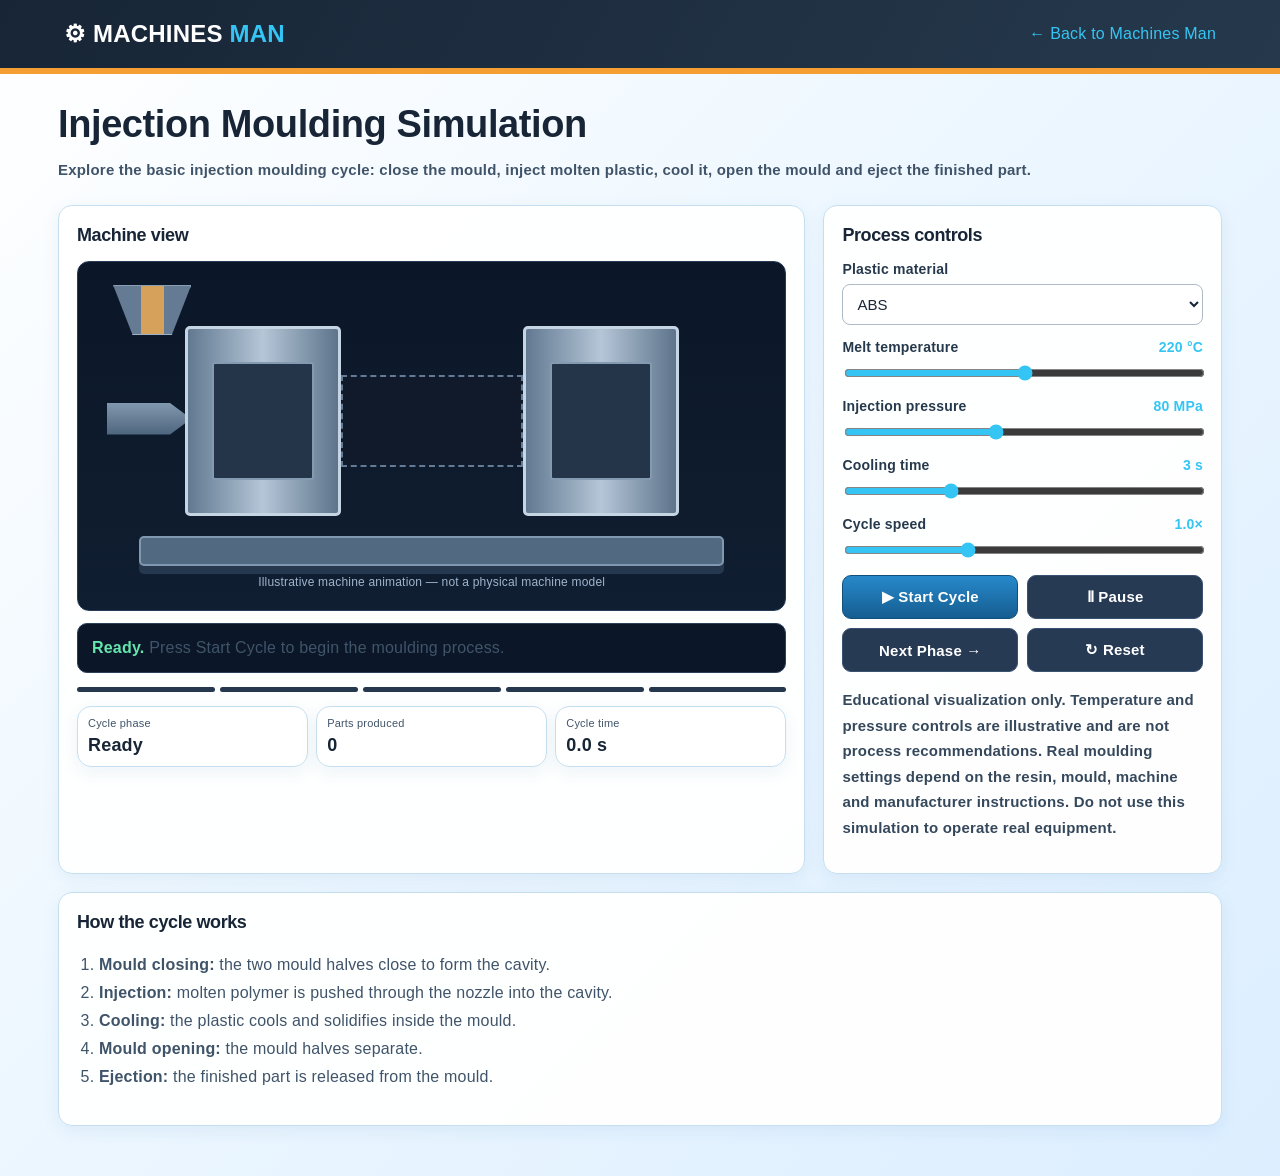
<file: moulding-simulation.html>
<!DOCTYPE html>
<html lang="en">
<head>
<meta charset="UTF-8"><meta name="viewport" content="width=device-width, initial-scale=1.0">
<title>Machines Man | Injection Moulding Simulation</title>
<style>
:root{--bg:#08111f;
--panel:#121f33;
--line:#2c405c;
--cyan:#35c5f4;
--text:#edf5ff;
--muted:#a9bdd6;
--orange:#ff9f43;
--green:#64e6ad}*{box-sizing:border-box}body{margin:0;background:radial-gradient(circle at 50% 0,#142744,var(--bg) 60%);color:var(--text);font-family:Arial,Helvetica,sans-serif}header{padding:20px 5%;border-bottom:1px solid var(--line);display:flex;justify-content:space-between;align-items:center;gap:15px;flex-wrap:wrap}header strong{font-size:24px}header strong span{color:var(--cyan)}a{color:var(--cyan);text-decoration:none}.wrap{max-width:1200px;margin:auto;padding:26px 18px 50px}h1{margin:0 0 8px;font-size:clamp(26px,4vw,38px)}.sub{color:var(--muted);line-height:1.6;margin:0 0 22px}.layout{display:grid;grid-template-columns:minmax(0,1.5fr) minmax(280px,.8fr);gap:18px}.panel{background:linear-gradient(150deg,#15253b,#0f1a2b);border:1px solid var(--line);border-radius:16px;padding:18px;box-shadow:0 12px 35px #0003}.panel h2{font-size:18px;margin:0 0 14px}.stage{background:linear-gradient(#0b1728,#101e31);border:1px solid #263c58;border-radius:12px;overflow:hidden;min-height:350px;display:flex;align-items:center;justify-content:center;padding:10px}.machine{position:relative;width:min(650px,100%);height:310px}.base{position:absolute;bottom:25px;left:5%;width:90%;height:30px;background:#526982;border:2px solid #8198b1;border-radius:5px;box-shadow:0 8px 0 #26384e}.leftplate,.rightplate{position:absolute;top:45px;width:24%;height:190px;background:linear-gradient(90deg,#617991,#b5c6d7,#5d748b);border:3px solid #c6d5e4;border-radius:5px;transition:all 1s}.leftplate{left:12%}.rightplate{right:12%}.leftplate:after,.rightplate:after{content:'';position:absolute;left:16%;right:16%;top:18%;bottom:18%;background:#24354a;border:2px solid #839ab1;border-radius:3px}.cavity{position:absolute;top:94px;left:36%;width:28%;height:92px;background:#101a2a;border:2px dashed #637b96;transition:all 1s}.plastic{position:absolute;z-index:2;top:112px;left:43%;width:14%;height:56px;background:linear-gradient(135deg,#ffb44c,#f27623);border:2px solid #ffda91;border-radius:5px;opacity:0;transform:scale(.4);transition:all 1s;box-shadow:0 0 18px #ff9f4355}.nozzle{position:absolute;top:115px;left:0;width:13%;height:45px;background:linear-gradient(#8da3b8,#435b75);clip-path:polygon(0 15%,75% 15%,100% 50%,75% 85%,0 85%);transition:left 1s}.hopper{position:absolute;top:4px;left:1%;width:12%;height:50px;background:#647b93;clip-path:polygon(0 0,100% 0,75% 100%,25% 100%);border:1px solid #9db2c8}.hopper:after{content:'';position:absolute;left:35%;top:0;width:30%;height:100%;background:#d5a15b}.stage.phase-close .rightplate{right:29%}.stage.phase-close .leftplate{left:29%}.stage.phase-inject .nozzle{left:23%}.stage.phase-inject .plastic{opacity:1;transform:scale(1.15)}.stage.phase-cool .plastic{opacity:1;transform:scale(1)}.stage.phase-open .rightplate{right:12%}.stage.phase-open .leftplate{left:12%}.stage.phase-open .plastic{opacity:1;transform:scale(1) translateY(35px)}.stage.phase-eject .plastic{opacity:1;transform:scale(1) translateY(78px)}.stage.phase-eject .rightplate{right:12%}.stage.phase-eject .leftplate{left:12%}.partlabel{position:absolute;bottom:2px;left:0;right:0;text-align:center;font-size:12px;color:#9fb4cc}.status{margin-top:12px;padding:12px 14px;background:#0b1728;border:1px solid var(--line);border-radius:10px;color:var(--muted);line-height:1.5}.status b{color:var(--green)}.controls{display:grid;gap:14px}.field{display:grid;gap:7px}.field label{display:flex;justify-content:space-between;gap:12px;color:#d7e6f7;font-size:14px}.field output{color:var(--cyan);font-weight:bold}input[type=range],select{width:100%;accent-color:var(--cyan)}select{padding:10px;background:#0b1728;color:var(--text);border:1px solid var(--line);border-radius:8px}.buttons{display:grid;grid-template-columns:repeat(2,1fr);gap:9px}.btn{border:0;border-radius:9px;padding:12px 10px;font-weight:bold;cursor:pointer;background:var(--cyan);color:#04121d}.btn.secondary{background:#263a54;color:var(--text);border:1px solid #3a5271}.btn:disabled{opacity:.45;cursor:not-allowed}.metrics{display:grid;grid-template-columns:repeat(3,1fr);gap:8px;margin-top:14px}.metric{background:#0b1728;border:1px solid var(--line);border-radius:9px;padding:10px}.metric small{display:block;color:var(--muted);font-size:11px;margin-bottom:6px}.metric strong{font-size:18px}.steps{display:flex;gap:5px;margin-top:14px}.step{height:5px;flex:1;background:#26384e;border-radius:4px}.step.active{background:var(--cyan)}.note{font-size:12px;line-height:1.5;color:var(--muted);margin-top:15px}@media(max-width:800px){.layout{grid-template-columns:1fr}.stage{min-height:320px}.machine{transform:scale(.9);transform-origin:center}}
</style>
<link rel="stylesheet" href="industrial-theme.css">  
</head>

<body>
<header><strong>⚙ MACHINES <span>MAN</span></strong><a href="index.html">← Back to Machines Man</a></header><main class="wrap"><h1>Injection Moulding Simulation</h1><p class="sub">Explore the basic injection moulding cycle: close the mould, inject molten plastic, cool it, open the mould and eject the finished part.</p><div class="layout"><section class="panel"><h2>Machine view</h2><div id="stage" class="stage"><div class="machine"><div class="hopper"></div><div class="nozzle"></div><div class="leftplate"></div><div class="rightplate"></div><div class="cavity"></div><div class="plastic"></div><div class="base"></div><div class="partlabel">Illustrative machine animation — not a physical machine model</div></div></div><div class="status" id="status"><b>Ready.</b> Press Start Cycle to begin the moulding process.</div><div class="steps" id="steps"><div class="step"></div><div class="step"></div><div class="step"></div><div class="step"></div><div class="step"></div></div><div class="metrics"><div class="metric"><small>Cycle phase</small><strong id="phaseMetric">Ready</strong></div><div class="metric"><small>Parts produced</small><strong id="partsMetric">0</strong></div><div class="metric"><small>Cycle time</small><strong id="timeMetric">0.0 s</strong></div></div></section><aside class="panel"><h2>Process controls</h2><div class="controls"><div class="field"><label for="material">Plastic material</label><select id="material"><option value="ABS">ABS</option><option value="PP">Polypropylene (PP)</option><option value="PE">Polyethylene (PE)</option><option value="PLA">PLA (educational example)</option></select></div><div class="field"><label for="temp">Melt temperature <output id="tempOut">220 °C</output></label><input id="temp" type="range" min="160" max="280" value="220"></div><div class="field"><label for="pressure">Injection pressure <output id="pressureOut">80 MPa</output></label><input id="pressure" type="range" min="30" max="150" value="80"></div><div class="field"><label for="cool">Cooling time <output id="coolOut">3 s</output></label><input id="cool" type="range" min="1" max="8" value="3"></div><div class="field"><label for="speed">Cycle speed <output id="speedOut">1.0×</output></label><input id="speed" type="range" min="5" max="20" value="10"></div><div class="buttons"><button class="btn" id="start">▶ Start Cycle</button><button class="btn secondary" id="pause" disabled>Ⅱ Pause</button><button class="btn secondary" id="stepBtn">Next Phase →</button><button class="btn secondary" id="reset">↻ Reset</button></div></div><p class="note">Educational visualization only. Temperature and pressure controls are illustrative and are not process recommendations. Real moulding settings depend on the resin, mould, machine and manufacturer instructions. Do not use this simulation to operate real equipment.</p></aside></div><section class="panel" style="margin-top:18px"><h2>How the cycle works</h2><ol style="color:#c4d5e9;line-height:1.8;padding-left:22px"><li><b>Mould closing:</b> the two mould halves close to form the cavity.</li><li><b>Injection:</b> molten polymer is pushed through the nozzle into the cavity.</li><li><b>Cooling:</b> the plastic cools and solidifies inside the mould.</li><li><b>Mould opening:</b> the mould halves separate.</li><li><b>Ejection:</b> the finished part is released from the mould.</li></ol></section></main>
<script>
const stage=document.getElementById('stage'),statusBox=document.getElementById('status'),phaseMetric=document.getElementById('phaseMetric'),partsMetric=document.getElementById('partsMetric'),timeMetric=document.getElementById('timeMetric'),steps=[...document.querySelectorAll('.step')],startBtn=document.getElementById('start'),pauseBtn=document.getElementById('pause');
const phases=[{cls:'phase-close',name:'Mould closing',desc:'The mould halves are moving together to seal the cavity.',duration:1.6},{cls:'phase-inject',name:'Injection',desc:'Molten polymer is pushed through the nozzle and into the mould cavity.',duration:1.8},{cls:'phase-cool',name:'Cooling',desc:'The polymer cools and solidifies in the closed mould.',duration:3},{cls:'phase-open',name:'Mould opening',desc:'The mould halves separate to expose the formed part.',duration:1.5},{cls:'phase-eject',name:'Ejection',desc:'The finished plastic part is released from the mould.',duration:1.2}];let index=-1,parts=0,elapsed=0,cycleStart=0,raf=null,paused=false,phaseElapsed=0,last=0;
function setControls(){document.getElementById('tempOut').textContent=document.getElementById('temp').value+' °C';document.getElementById('pressureOut').textContent=document.getElementById('pressure').value+' MPa';document.getElementById('coolOut').textContent=document.getElementById('cool').value+' s';document.getElementById('speedOut').textContent=(document.getElementById('speed').value/10).toFixed(1)+'×'}['temp','pressure','cool','speed'].forEach(id=>document.getElementById(id).addEventListener('input',setControls));setControls();
function renderPhase(i){stage.className='stage';steps.forEach((s,j)=>s.classList.toggle('active',j<=i));if(i<0){phaseMetric.textContent='Ready';statusBox.innerHTML='<b>Ready.</b> Press Start Cycle to begin the moulding process.';steps.forEach(s=>s.classList.remove('active'));return}const p=phases[i];stage.classList.add(p.cls);phaseMetric.textContent=p.name;statusBox.innerHTML='<b>'+p.name+'.</b> '+p.desc}
function durationFor(i){return i===2?Number(document.getElementById('cool').value):phases[i].duration}
function advance(){index++;phaseElapsed=0;if(index>=phases.length){parts++;partsMetric.textContent=parts;index=0;renderPhase(0)}else renderPhase(index);if(index===0&&parts>0)cycleStart=elapsed}
function tick(now){if(paused){raf=null;return}if(!last)last=now;const dt=Math.min((now-last)/1000,.1);last=now;elapsed+=dt;phaseElapsed+=dt*(Number(document.getElementById('speed').value)/10);timeMetric.textContent=elapsed.toFixed(1)+' s';if(phaseElapsed>=durationFor(index)){advance()}raf=requestAnimationFrame(tick)}
startBtn.addEventListener('click',()=>{if(raf)return;if(index<0||index>=phases.length)advance();paused=false;last=0;startBtn.textContent='↻ Cycle Running';pauseBtn.disabled=false;raf=requestAnimationFrame(tick)});
pauseBtn.addEventListener('click',()=>{if(!raf&&!paused)return;paused=!paused;if(paused){cancelAnimationFrame(raf);raf=null;pauseBtn.textContent='▶ Resume';statusBox.innerHTML='<b>Paused.</b> Press Resume to continue the current phase.'}else{pauseBtn.textContent='Ⅱ Pause';last=0;raf=requestAnimationFrame(tick)}});
document.getElementById('stepBtn').addEventListener('click',()=>{if(raf){cancelAnimationFrame(raf);raf=null}paused=true;pauseBtn.disabled=true;pauseBtn.textContent='Ⅱ Pause';if(index<0)index=0;else if(index===phases.length-1){parts++;partsMetric.textContent=parts;index=0}else index++;phaseElapsed=0;renderPhase(index);startBtn.textContent='▶ Continue Cycle';timeMetric.textContent=elapsed.toFixed(1)+' s'});
document.getElementById('reset').addEventListener('click',()=>{if(raf)cancelAnimationFrame(raf);raf=null;paused=false;index=-1;parts=0;elapsed=0;phaseElapsed=0;last=0;partsMetric.textContent='0';timeMetric.textContent='0.0 s';startBtn.textContent='▶ Start Cycle';pauseBtn.textContent='Ⅱ Pause';pauseBtn.disabled=true;renderPhase(-1)});
</script></body></html>
</file>
<file: industrial-theme.css>
/* ==========================================
   MACHINES MAN - COMPLETE BLUE & ORANGE THEME
   Soft White + Light Blue + Clear Typography
   ========================================== */

:root {
    --bg: #F4F9FD;
    --panel: #FFFFFF;
    --panel2: #EAF5FF;
    --text: #172536;
    --muted: #405469;
    --accent: #38BDF8;
    --border: #C5DFF0;

    --navy: #172536;
    --orange: #F59E32;
    --blue: #1976B9;
}

/* Main website background */
body {
    background: linear-gradient(
        135deg,
        #FFFFFF 0%,
        #EDF7FF 45%,
        #DCEEFF 100%
    ) !important;

    color: #172536 !important;
    font-family: Arial, Helvetica, sans-serif;
    font-weight: 500;
    letter-spacing: 0.2px;
    -webkit-font-smoothing: antialiased;
}

/* Header */
header {
    background: linear-gradient(
        120deg,
        #172536,
        #26394C
    ) !important;

    color: #FFFFFF !important;
    border-bottom: 6px solid #F59E32 !important;
}

/* Logo */
.logo {
    color: #FFFFFF !important;
}

.logo span {
    color: #F59E32 !important;
}

/* Navigation */
nav a {
    color: #F5A33B !important;
    font-size: 16px;
    font-weight: 700 !important;
    text-decoration: none;
}

nav a:hover {
    color: #FFFFFF !important;
}

/* Headings */
h1, h2, h3, h4, h5 {
    color: #172536 !important;
    font-weight: 800 !important;
    letter-spacing: -0.4px;
    line-height: 1.3;
}

/* Paragraphs and descriptions */
p,
.description,
.help-text,
.sub,
li {
    color: #405469 !important;
    font-weight: 500;
    line-height: 1.75;
    font-size: 16px;
}

/* Cards and panels */
.card,
.machine-card,
.stat-card,
.panel,
.metric {
    background: rgba(255, 255, 255, 0.96);
    color: #172536;
    border: 1px solid #C5DFF0;
    border-radius: 14px;
    box-shadow: 0 5px 18px rgba(36, 104, 150, 0.08);
}

/* Labels */
label {
    color: #26394C !important;
    font-size: 15px;
    font-weight: 700 !important;
}

/* Input fields */
input,
select,
textarea {
    background: #FFFFFF;
    color: #172536 !important;
    border: 1px solid #AEBBC7;
    border-radius: 8px;
    font-size: 15px;
    font-weight: 500;
}

/* Buttons */
button,
.btn,
.primary-btn {
    background: linear-gradient(
        180deg,
        #2789CA,
        #155D91
    );

    color: #FFFFFF !important;
    border: 1px solid #124F7B;
    border-radius: 9px;
    font-size: 15px;
    font-weight: 800 !important;
    letter-spacing: 0.2px;
    cursor: pointer;
}

button:hover,
.btn:hover,
.primary-btn:hover {
    background: #124F7B;
}

/* Highlight tags */
.tag,
.badge {
    background: #DDF1FF;
    color: #1684BD;
}

/* Responsive mobile layout */
@media (max-width: 768px) {
    header {
        padding: 16px 20px;
    }

    nav {
        display: flex;
        flex-wrap: wrap;
        gap: 14px;
    }

    nav a {
        font-size: 15px;
    }

    .card,
    .machine-card {
        width: 100%;
    }
}
/* ===== MACHINES MAN TEXT CLARITY FIX ===== */

/* Main page text */
body {
    color: #172536 !important;
    -webkit-font-smoothing: antialiased;
    text-rendering: optimizeLegibility;
}

/* Headings */
h1, h2, h3, h4, h5, h6 {
    color: #172536 !important;
    font-weight: 800 !important;
    opacity: 1 !important;
}

/* Paragraphs and descriptions */
p,
.description,
.machine-card p,
.card p,
.machine-card .description {
    color: #35485B !important;
    font-size: 15px !important;
    font-weight: 600 !important;
    line-height: 1.7 !important;
    opacity: 1 !important;
}

/* Category labels */
.machine-card .category,
.machine-card small,
.card small {
    color: #087EAA !important;
    font-weight: 700 !important;
    opacity: 1 !important;
}

/* Machine card content */
.machine-card,
.card {
    color: #172536 !important;
}

/* Buttons */
button,
.btn,
.machine-card a {
    font-weight: 800 !important;
    opacity: 1 !important;
}

/* Navigation */
nav a {
    color: #F59E32 !important;
    font-weight: 800 !important;
}
</file>
